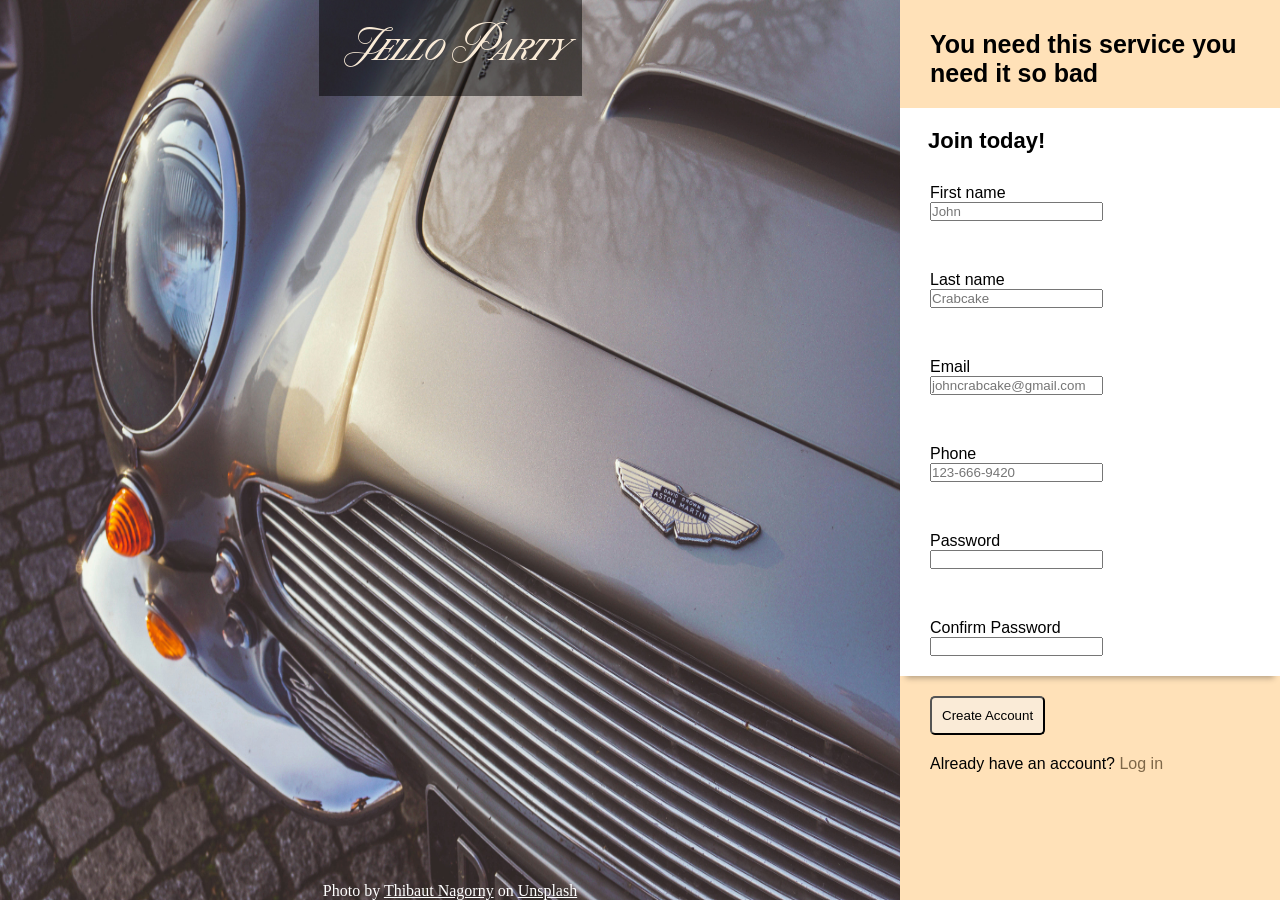
<file: index.html>
<!DOCTYPE html>
<html lang="en">
<head>
    <meta charset="UTF-8">
    <meta name="viewport" content="width=device-width, initial-scale=1.0">
    <title>Form</title>
    <link rel="stylesheet" href="./styles.css">
</head>
<body>
    <div class="page">
        <div class="leftcontainer">
            <img src="./aston.jpg" alt="aston martin">
            <div class="overlay">
                <div>Jello Party</div>
            </div>
            <div class="imagefooter">
                <div>Photo by <a class="plug" href="https://unsplash.com/@thibautnagorny?utm_source=unsplash&utm_medium=referral&utm_content=creditCopyText">Thibaut Nagorny</a> on <a class="plug" href="https://unsplash.com/photos/brown-vehicle-nKAglN6HBH8?utm_source=unsplash&utm_medium=referral&utm_content=creditCopyText">Unsplash</a></div>
            </div>
            
            
            
        </div>
        <div class="rightcontainer">
            <h1 class="description">You need this service you need it so bad</h1>
            <form>
                <h1 class="lube">Join today!</h1>
                <div class="card">
                    <div class="firstname">
                        <label for="firstname">First name</label>
                        <input type="text" id="firstname" placeholder="John" required>
                    </div>
                    <div class="lastname">
                        <label for="lastname">Last name</label>
                        <input type="text" id="lastname" placeholder="Crabcake" required>
                    </div>
                    <div class="email">
                        <label for="email">Email</label>
                        <input type="email" id="email" placeholder="johncrabcake@gmail.com" required>
                    </div>
                    <div class="phone">
                        <label for="tel">Phone</label>
                        <input type="tel" id="tel" placeholder="123-666-9420" required>
                    </div>
                    <div class="pword">
                        <label for="pass">Password</label>
                        <input type="password" id="pass" pattern="(?=.*\d)(?=.*[a-z])(?=.*[A-Z]).{8,}" 
                        title="Must contain at least one number, one uppercase, one lowercase letter, and at least 8 characters"  required>
                    </div>
                    <div class="confirm">
                        <label for="confirm">Confirm Password</label>
                        <input type="password" id="confirm" pattern="(?=.*\d)(?=.*[a-z])(?=.*[A-Z]).{8,}"
                        title="Must contain at least one number, one uppercase, one lowercase letter, and at least 8 characters" required>
                    </div>
                </div>
                <div class="footer">
                    <button class="button" type="submit">Create Account</button>
                    <div class="login">Already have an account? <a href="index.html">Log in</a></div>
                </div>
                
            </form>
           
        </div>
    </div>
    
</body>
</html>
</file>
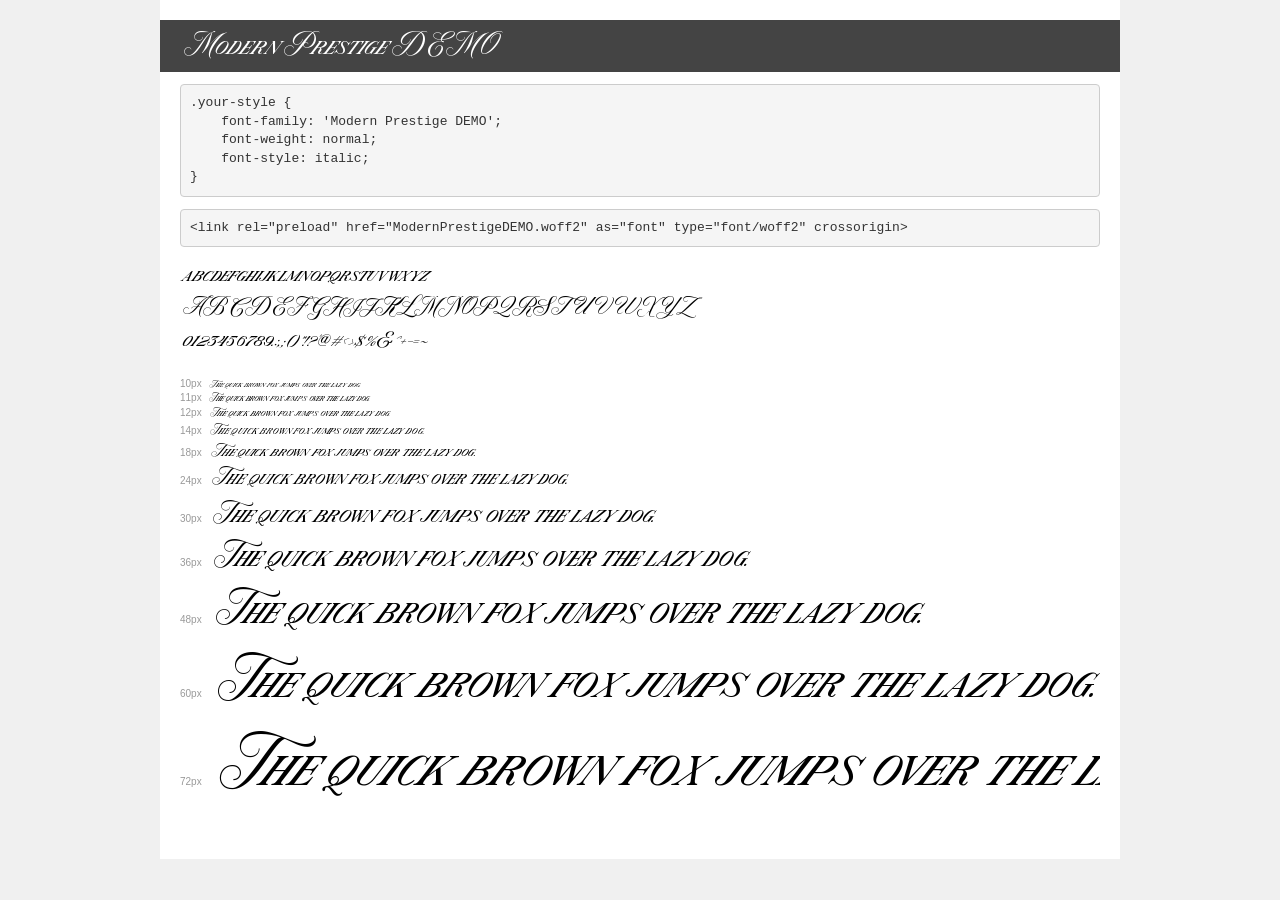
<file: fonts/transfonter.org-20260815-230901/demo.html>
<!DOCTYPE html>
<html lang="en">
<head>
    <meta charset="utf-8">
    <meta http-equiv="X-UA-Compatible" content="IE=edge">
    <meta name="viewport" content="width=device-width, initial-scale=1">
    <meta name="robots" content="noindex, noarchive">
    <meta name="format-detection" content="telephone=no">
    <title>Transfonter demo</title>
    <link href="stylesheet.css" rel="stylesheet">
    <style>
        /*
        http://meyerweb.com/eric/tools/css/reset/
        v2.0 | 20110126
        License: none (public domain)
        */
        html, body, div, span, applet, object, iframe,
        h1, h2, h3, h4, h5, h6, p, blockquote, pre,
        a, abbr, acronym, address, big, cite, code,
        del, dfn, em, img, ins, kbd, q, s, samp,
        small, strike, strong, sub, sup, tt, var,
        b, u, i, center,
        dl, dt, dd, ol, ul, li,
        fieldset, form, label, legend,
        table, caption, tbody, tfoot, thead, tr, th, td,
        article, aside, canvas, details, embed,
        figure, figcaption, footer, header, hgroup,
        menu, nav, output, ruby, section, summary,
        time, mark, audio, video {
            margin: 0;
            padding: 0;
            border: 0;
            font-size: 100%;
            font: inherit;
            vertical-align: baseline;
        }
        /* HTML5 display-role reset for older browsers */
        article, aside, details, figcaption, figure,
        footer, header, hgroup, menu, nav, section {
            display: block;
        }
        body {
            line-height: 1;
        }
        ol, ul {
            list-style: none;
        }
        blockquote, q {
            quotes: none;
        }
        blockquote:before, blockquote:after,
        q:before, q:after {
            content: '';
            content: none;
        }
        table {
            border-collapse: collapse;
            border-spacing: 0;
        }
        /* demo styles */
        body {
            background: #f0f0f0;
            color: #000;
        }
        .page {
            background: #fff;
            width: 920px;
            margin: 0 auto;
            padding: 20px 20px 0 20px;
            overflow: hidden;
        }
        .font-container {
            overflow-x: auto;
            overflow-y: hidden;
            margin-bottom: 40px;
            line-height: 1.3;
            white-space: nowrap;
            padding-bottom: 5px;
        }
        h1 {
            position: relative;
            background: #444;
            font-size: 32px;
            color: #fff;
            padding: 10px 20px;
            margin: 0 -20px 12px -20px;
        }
        .letters {
            font-size: 25px;
            margin-bottom: 20px;
        }
        .s10:before {
            content: '10px';
        }
        .s11:before {
            content: '11px';
        }
        .s12:before {
            content: '12px';
        }
        .s14:before {
            content: '14px';
        }
        .s18:before {
            content: '18px';
        }
        .s24:before {
            content: '24px';
        }
        .s30:before {
            content: '30px';
        }
        .s36:before {
            content: '36px';
        }
        .s48:before {
            content: '48px';
        }
        .s60:before {
            content: '60px';
        }
        .s72:before {
            content: '72px';
        }
        .s10:before, .s11:before, .s12:before, .s14:before,
        .s18:before, .s24:before, .s30:before, .s36:before,
        .s48:before, .s60:before, .s72:before {
            font-family: Arial, sans-serif;
            font-size: 10px;
            font-weight: normal;
            font-style: normal;
            color: #999;
            padding-right: 6px;
        }
        pre {
            display: block;
            padding: 9px;
            margin: 0 0 12px;
            font-family: Monaco, Menlo, Consolas, "Courier New", monospace;
            font-size: 13px;
            line-height: 1.428571429;
            color: #333;
            font-weight: normal;
            font-style: normal;
            background-color: #f5f5f5;
            border: 1px solid #ccc;
            overflow-x: auto;
            border-radius: 4px;
        }
        /* responsive */
        @media (max-width: 959px) {
            .page {
                width: auto;
                margin: 0;
            }
        }
    </style>
</head>
<body>
<div class="page">
    <div class="demo">
        <h1 style="font-family: 'Modern Prestige DEMO'; font-weight: normal; font-style: italic;">Modern Prestige DEMO</h1>
        <pre title="Usage">.your-style {
    font-family: 'Modern Prestige DEMO';
    font-weight: normal;
    font-style: italic;
}</pre>
        <pre title="Preload (optional)">
&lt;link rel=&quot;preload&quot; href=&quot;ModernPrestigeDEMO.woff2&quot; as=&quot;font&quot; type=&quot;font/woff2&quot; crossorigin&gt;</pre>
        <div class="font-container" style="font-family: 'Modern Prestige DEMO'; font-weight: normal; font-style: italic;">
            <p class="letters">
                abcdefghijklmnopqrstuvwxyz<br>
ABCDEFGHIJKLMNOPQRSTUVWXYZ<br>
                0123456789.:,;()*!?'@#&lt;&gt;$%&^+-=~
            </p>
            <p class="s10" style="font-size: 10px;">The quick brown fox jumps over the lazy dog.</p>
            <p class="s11" style="font-size: 11px;">The quick brown fox jumps over the lazy dog.</p>
            <p class="s12" style="font-size: 12px;">The quick brown fox jumps over the lazy dog.</p>
            <p class="s14" style="font-size: 14px;">The quick brown fox jumps over the lazy dog.</p>
            <p class="s18" style="font-size: 18px;">The quick brown fox jumps over the lazy dog.</p>
            <p class="s24" style="font-size: 24px;">The quick brown fox jumps over the lazy dog.</p>
            <p class="s30" style="font-size: 30px;">The quick brown fox jumps over the lazy dog.</p>
            <p class="s36" style="font-size: 36px;">The quick brown fox jumps over the lazy dog.</p>
            <p class="s48" style="font-size: 48px;">The quick brown fox jumps over the lazy dog.</p>
            <p class="s60" style="font-size: 60px;">The quick brown fox jumps over the lazy dog.</p>
            <p class="s72" style="font-size: 72px;">The quick brown fox jumps over the lazy dog.</p>
        </div>
    </div>

</div>
</body>
</html>
</file>
<file: styles.css>
@font-face {
    font-family: 'Modern Prestige DEMO';
    src: url('./fonts/transfonter.org-20260815-230901/ModernPrestigeDEMO.woff2') format('woff2'),
        url('./fonts/transfonter.org-20260815-230901/ModernPrestigeDEMO.woff') format('woff');
    font-weight: normal;
    font-style: italic;
    font-display: swap;
}

* {
    margin: 0;
    padding: 0;
    box-sizing: border-box;
}
.page {
    display: flex;
    justify-content: space-between;
}
img {
    display: block;
    margin-right: auto;
    height: 100vh;
    aspect-ratio: 1;
}
.leftcontainer {
   display: inline-flex; 
   align-items: flex-start;
   justify-content: center;

}
div .overlay {
    padding: 20px;
    font-family: 'Modern Prestige DEMO';
    position: absolute;
    color: antiquewhite;
    background-color: rgba(0, 0, 0, 0.5);
    font-size: 50px;   
}
div .imagefooter {
    position: absolute;
    color: white;
    bottom: 0;
}


.rightcontainer {
    font-family: sans-serif;
    background-color: rgb(255, 225, 184);
    display: flex;
    flex-direction: column;
    flex-grow: 1;
}
.description {
    padding-left: 30px;
    padding-top: 30px;
    font-family: sans-serif;
    font-size: 25px;
    padding-bottom: 20px;
}
.firstname, .lastname, .email, .phone, .pword, .confirm {
    display: flex;
    flex-direction: column;
}
form {
    display: flex;
    flex-direction: column;
}


.footer {
    padding-top: 20px;
    padding-left: 30px;
}
button {
    padding: 10px;
    background-color: antiquewhite;
    border-radius: 5px;
}
.login  {
    padding-top: 20px;
}
.card {
    padding-top: 30px;
    padding-left: 30px;
    display: flex;
    flex-wrap: wrap;
    gap: 50px;
    background-color: white;
    box-shadow: 0px 8px 6px -6px rgba(0, 0, 0, 0.3);
    padding-bottom: 20px;
}
.lube {
    font-size: 22px;
    padding-top: 20px;
    background-color: white;
    padding-left: 28px;
}
a {
    text-decoration: none;
    color: rgb(126, 103, 72);
}
input:user-invalid {
    border: 2px solid red;
}
input:focus {
    box-shadow: 0px 4px 10px 2px rgba(0, 0, 0, 0.2);
}
.plug {
    color: white;
    text-decoration: underline;
}
</file>
<file: fonts/transfonter.org-20260815-230901/stylesheet.css>
@font-face {
    font-family: 'Modern Prestige DEMO';
    src: url('ModernPrestigeDEMO.woff2') format('woff2'),
        url('ModernPrestigeDEMO.woff') format('woff');
    font-weight: normal;
    font-style: italic;
    font-display: swap;
}
</file>
